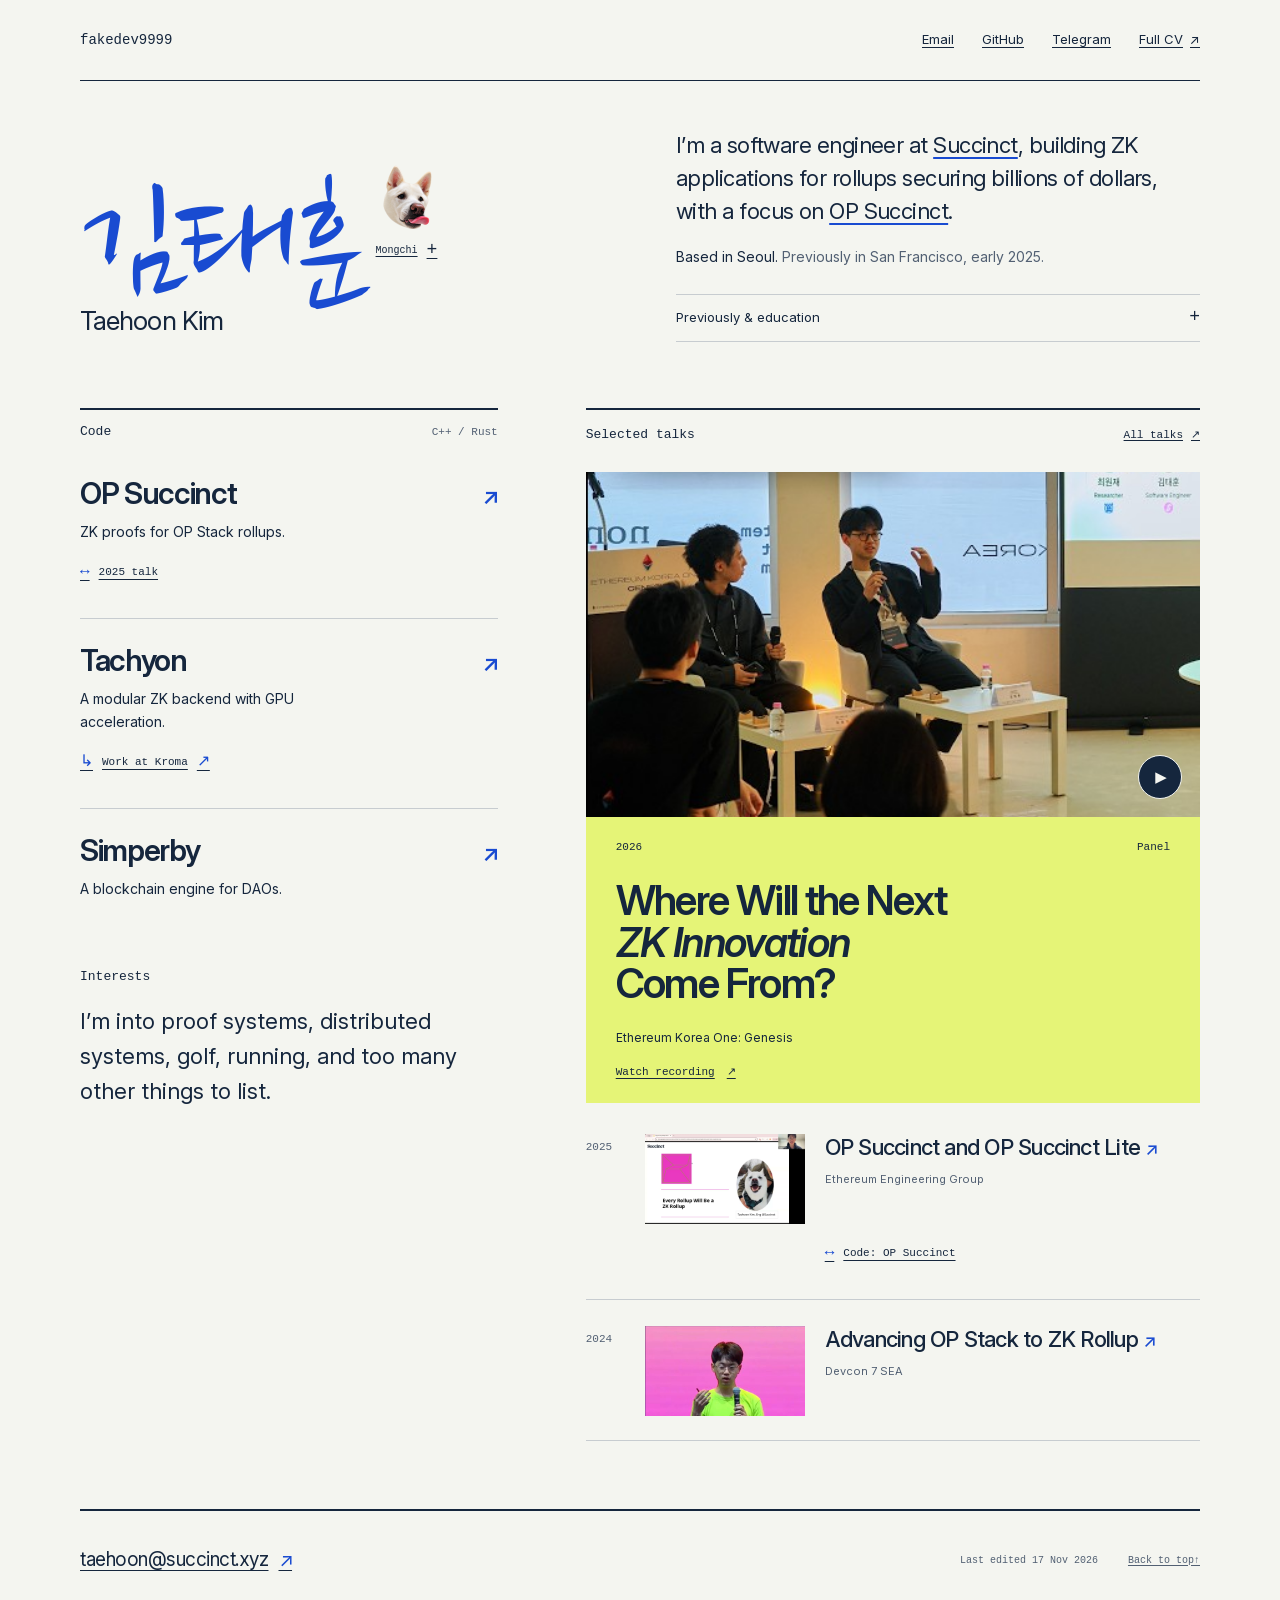
<file: index.html>
<!doctype html>
<html lang="en">
<head>
  <meta charset="utf-8">
  <meta name="viewport" content="width=device-width, initial-scale=1, viewport-fit=cover">
  <meta name="theme-color" content="#f4f5f0">
  <meta name="description" content="Taehoon Kim, software engineer at Succinct. ZK proving systems and production rollup infrastructure.">
  <title>김태훈 · Taehoon Kim</title>
  <link rel="icon" href="favicon.ico?v=mongchi1" sizes="any">
  <link rel="icon" type="image/png" sizes="256x256" href="assets/mongchi-icon.png?v=1">
  <link rel="apple-touch-icon" sizes="180x180" href="apple-touch-icon.png?v=1">
  <link rel="preload" href="assets/fonts/inter-latin-variable.woff2" as="font" type="font/woff2" crossorigin>
  <link rel="stylesheet" href="assets/style.css?v=8">
  <link rel="preload" href="assets/fonts/taehoon-brush.woff2" as="font" type="font/woff2" crossorigin>
  <link rel="stylesheet" href="assets/home.css?v=20">
</head>
<body id="top" class="personal-home">
  <a class="skip-link" href="#content">Skip to content</a>
  <header class="masthead page-width">
    <span class="handle">fakedev9999</span>
    <nav aria-label="Contact and CV">
      <a href="mailto:taehoon@succinct.xyz">Email</a>
      <a href="https://github.com/fakedev9999">GitHub</a>
      <a href="https://t.me/fakedev9999">Telegram</a>
      <a href="cv.html">Full CV <span aria-hidden="true">↗</span></a>
    </nav>
  </header>

  <main id="content" class="page-width" tabindex="-1">
    <section class="intro-layout" aria-labelledby="name">
      <div class="nameplate">
        <div class="name-signature">
          <h1 id="name" lang="ko">김태훈</h1>
          <details class="mongchi">
            <summary><img src="assets/mongchi-icon.png" width="72" height="72" alt=""><span>Mongchi <span class="disclosure-mark" aria-hidden="true"></span></span></summary>
            <figure><img src="assets/mongchi-icon.png" width="180" height="180" alt="Mongchi, the dog in this site's favicon"><figcaption>The favicon.</figcaption></figure>
          </details>
        </div>
        <p class="english-name" lang="en">Taehoon Kim</p>
      </div>
      <div class="bio">
        <p class="current-work">I’m a software engineer at <a href="https://www.succinct.xyz">Succinct</a>, building ZK applications for rollups securing billions of dollars, with a focus on <a href="https://github.com/succinctlabs/op-succinct">OP Succinct</a>.</p>
        <p class="whereabouts"><span>Based in Seoul.</span> Previously in San Francisco, early 2025.</p>
        <details class="background">
          <summary>Previously &amp; education <span class="disclosure-mark" aria-hidden="true"></span></summary>
          <div>
            <p>Previously, I was a ZK engineer at <a href="https://github.com/kroma-network">Kroma</a>, where I worked on <a href="https://github.com/kroma-network/tachyon">Tachyon</a> and zkVM-based proving systems.</p>
            <p>I have an M.S. in Electrical &amp; Computer Engineering from <a href="https://en.snu.ac.kr">Seoul National University</a> and a B.S. in Computer Science and Engineering from <a href="https://www.postech.ac.kr/eng">POSTECH</a>.</p>
          </div>
        </details>
      </div>
    </section>

    <div class="index-layout">
      <section class="talks" aria-labelledby="talks">
        <div class="section-heading"><h2 id="talks">Selected talks</h2><a href="cv.html#talks">All talks <span aria-hidden="true">↗</span></a></div>
        <article class="featured-talk" aria-labelledby="talk-2026-title">
          <a class="featured-recording" href="https://www.youtube.com/watch?v=zE9Sr21vc4c" aria-labelledby="talk-2026-title">
            <div class="featured-photo">
              <img src="assets/talks/2026-ethereum-korea.jpg?v=2" width="1280" height="720" alt="" decoding="async">
              <span class="play-mark" aria-hidden="true">▶</span>
            </div>
            <div class="featured-copy">
              <div class="talk-meta"><time datetime="2026">2026</time><span>Panel</span></div>
              <h3 id="talk-2026-title">Where Will the Next <span class="zk">ZK Innovation</span> Come From?</h3>
              <p>Ethereum Korea One: Genesis</p>
              <span class="recording-label">Watch recording <span aria-hidden="true">↗</span></span>
            </div>
          </a>
        </article>
        <article class="talk-row" id="talk-2025" aria-labelledby="talk-2025-title" tabindex="-1">
          <time datetime="2025">2025</time>
          <div>
            <a class="talk-recording" href="https://www.youtube.com/watch?v=TpgcZWvY-h4" aria-labelledby="talk-2025-title">
              <span class="recording-image recording-image--online"><img src="assets/talks/2025-op-succinct.jpg?v=6" width="1920" height="1080" alt="" loading="lazy" decoding="async"></span>
              <div><h3 id="talk-2025-title">OP Succinct and OP Succinct Lite <span aria-hidden="true">↗</span></h3><p>Ethereum Engineering Group</p></div>
            </a>
            <a class="cross-reference" href="#op-succinct"><span aria-hidden="true">↔</span> Code: OP Succinct</a>
          </div>
        </article>
        <article class="talk-row" aria-labelledby="talk-2024-title">
          <time datetime="2024">2024</time>
          <div>
            <a class="talk-recording" href="https://www.youtube.com/watch?v=PCvewGIWtMA" aria-labelledby="talk-2024-title">
              <span class="recording-image recording-image--devcon"><img src="assets/talks/2024-devcon.jpg?v=6" width="1280" height="720" alt="" loading="lazy" decoding="async"></span>
              <div><h3 id="talk-2024-title">Advancing OP Stack to ZK Rollup <span aria-hidden="true">↗</span></h3><p>Devcon 7 SEA</p></div>
            </a>
          </div>
        </article>
      </section>
      <div class="work-column">
        <section class="projects" aria-labelledby="work">
          <div class="section-heading"><h2 id="work">Code</h2><span>C++ / Rust</span></div>
          <ul class="project-list">
            <li id="op-succinct" tabindex="-1">
              <h3><a href="https://github.com/succinctlabs/op-succinct">OP Succinct <span aria-hidden="true">↗</span></a></h3>
              <p>ZK proofs for OP Stack rollups.</p>
              <a class="cross-reference" href="#talk-2025"><span aria-hidden="true">↔</span> 2025 talk</a>
            </li>
            <li>
              <h3><a href="https://github.com/kroma-network/tachyon">Tachyon <span aria-hidden="true">↗</span></a></h3>
              <p>A modular ZK backend with GPU acceleration.</p>
              <a class="cross-reference" href="cv.html#experience"><span aria-hidden="true">↳</span> Work at Kroma <span aria-hidden="true">↗</span></a>
            </li>
            <li>
              <h3><a href="https://github.com/postech-dao/simperby">Simperby <span aria-hidden="true">↗</span></a></h3>
              <p>A blockchain engine for DAOs.</p>
            </li>
          </ul>
        </section>
        <aside class="interests" aria-labelledby="interests">
          <h2 id="interests">Interests</h2>
          <p>I’m into proof systems, distributed systems, golf, running, and too many other things to list.</p>
        </aside>
      </div>

    </div>
  </main>

  <footer class="colophon page-width">
    <a class="email-address" href="mailto:taehoon@succinct.xyz">taehoon@succinct.xyz <span aria-hidden="true">↗</span></a>
    <div><span>Last edited <time datetime="2026-11-17">17 Nov 2026</time></span><a href="#top">Back to top <span aria-hidden="true">↑</span></a></div>
  </footer>
</body>
</html>
</file>
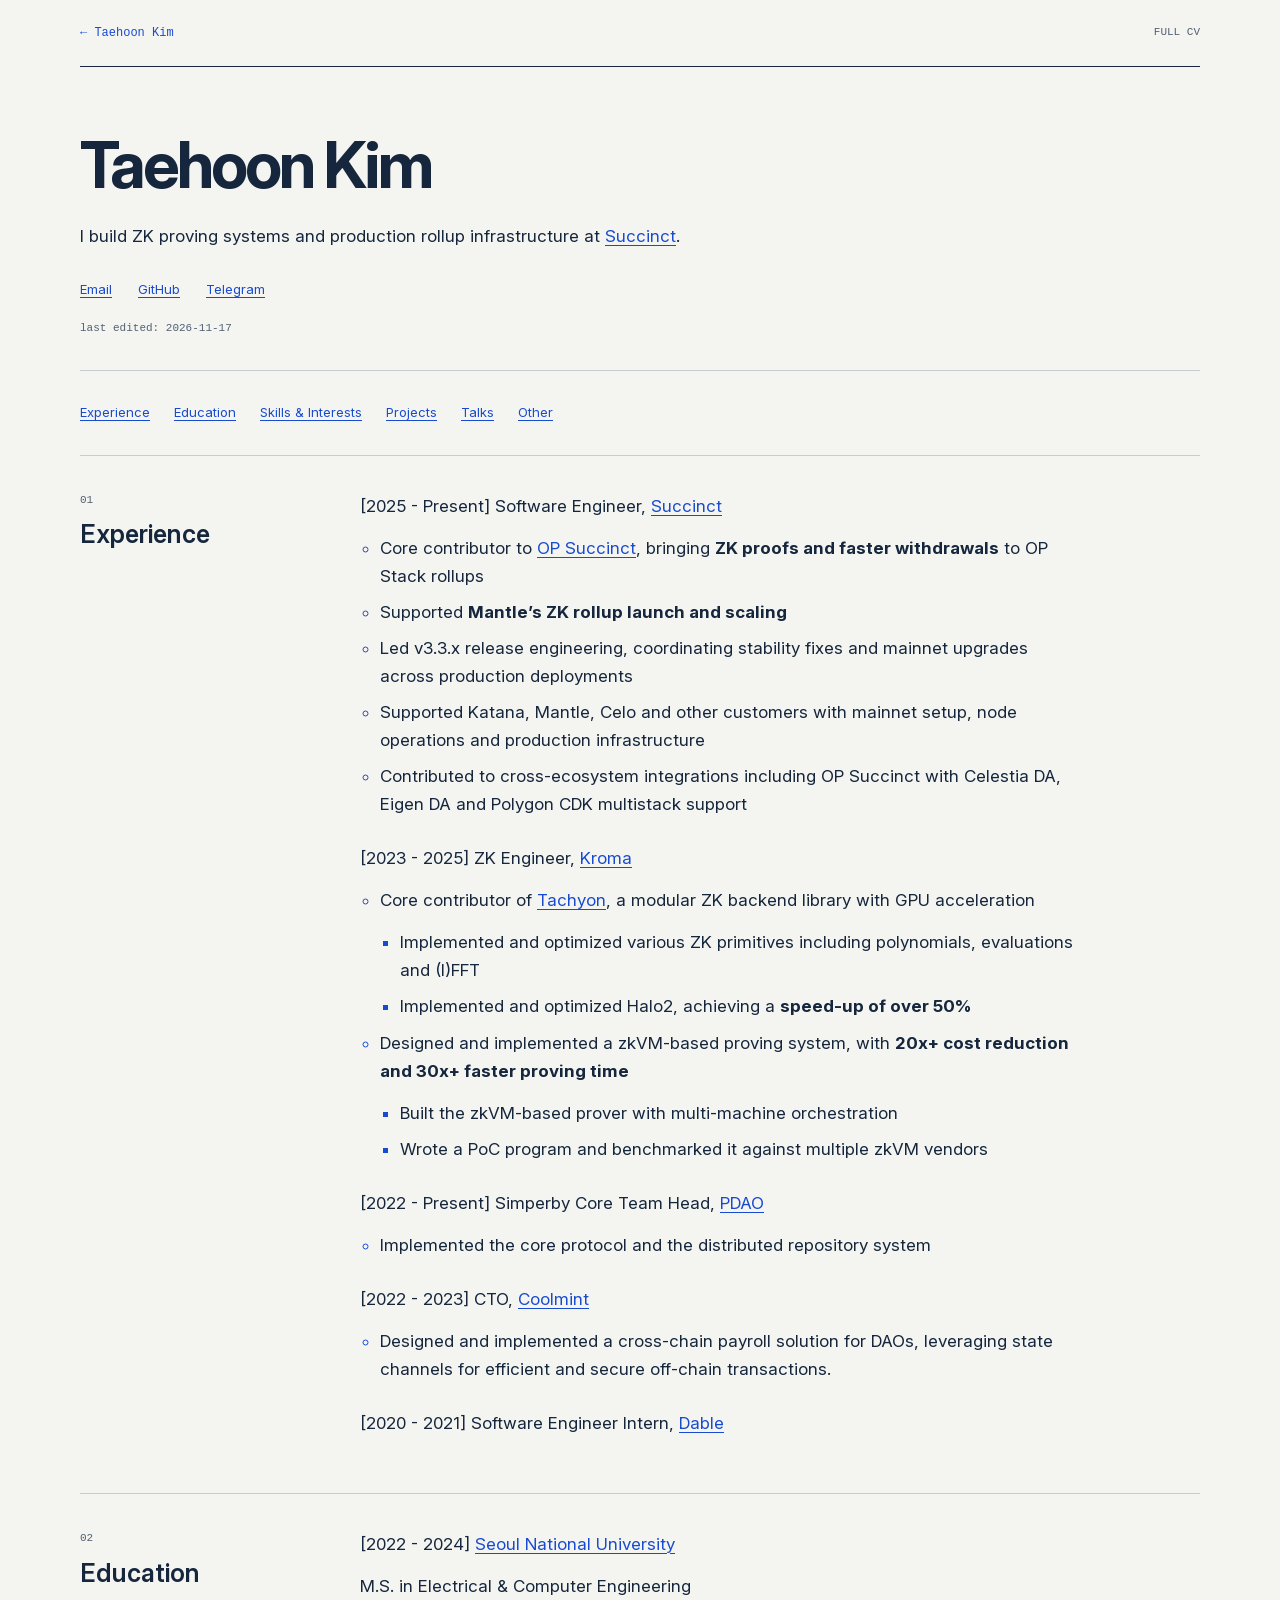
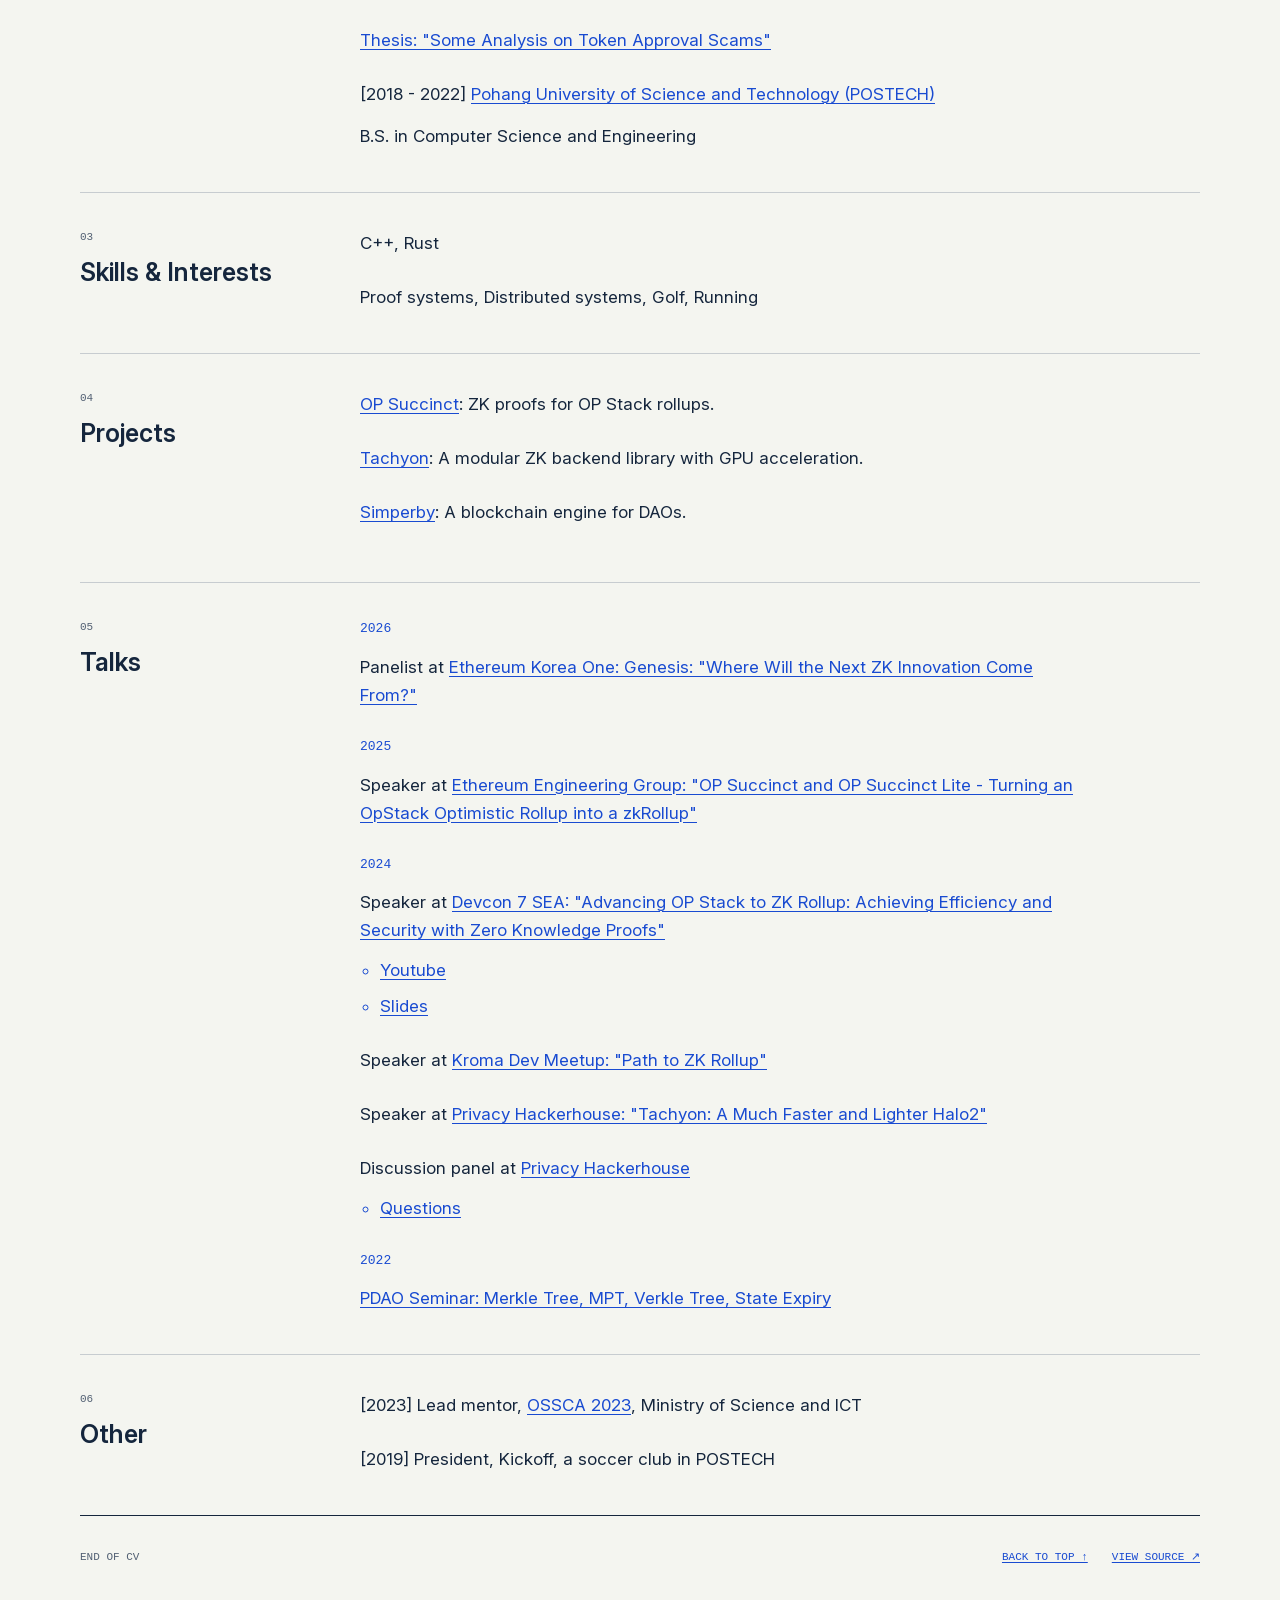
<file: cv.html>
<!doctype html>
<html lang="en">
<head>
<meta charset="utf-8">
<meta name="viewport" content="width=device-width, initial-scale=1, viewport-fit=cover">
<meta name="theme-color" content="#f4f5f0">
<meta name="description" content="Taehoon Kim — software engineer working on decentralized systems and cryptographic technology.">
<title>CV — Taehoon Kim</title>
<link rel="icon" href="favicon.ico?v=mongchi1" sizes="any">
<link rel="icon" type="image/png" sizes="256x256" href="assets/mongchi-icon.png?v=1">
<link rel="apple-touch-icon" sizes="180x180" href="apple-touch-icon.png?v=1">
<link rel="preload" href="assets/fonts/inter-latin-variable.woff2" as="font" type="font/woff2" crossorigin>
<link rel="stylesheet" href="assets/style.css?v=8">
<script defer src="assets/marked-17.0.5.umd.js"></script>
<script defer src="assets/site.js?v=4"></script>
</head>
<body id="top" class="cv-page">
<a class="skip-link" href="#content">Skip to content</a>
<header class="topbar"><a class="identity" href="./">← Taehoon Kim</a><span class="edition">FULL CV</span></header>
<main id="content" tabindex="-1" aria-busy="true"><p class="loading" role="status">Loading CV…</p><noscript><p><a href="files/home.md">Read the original profile</a>.</p></noscript></main>
<footer class="statusbar"><span>END OF CV</span><a href="#top">BACK TO TOP ↑</a><a href="files/home.md">VIEW SOURCE ↗</a></footer>
</body>
</html>
</file>
<file: assets/style.css>
@font-face {
  font-family: "Inter";
  src: url("fonts/inter-latin-variable.woff2") format("woff2");
  font-style: normal;
  font-weight: 100 900;
  font-display: swap;
}
@font-face {
  font-family: "Inter";
  src: url("fonts/inter-latin-variable-italic.woff2") format("woff2");
  font-style: italic;
  font-weight: 100 900;
  font-display: swap;
}
:root {
  color-scheme: light;
  --paper: #f4f5f0;
  --ink: #15263d;
  --muted: #526073;
  --accent: #194bd1;
  --line: #c7ccd0;
  --sans: "Inter", -apple-system, BlinkMacSystemFont, "Segoe UI", system-ui, sans-serif;
  --mono: "SFMono-Regular", Consolas, "Liberation Mono", monospace;
  font: 17px/1.65 var(--sans);
  background: var(--paper);
  color: var(--ink);
  font-synthesis: none;
  text-rendering: optimizeLegibility;
}
* { box-sizing: border-box; }
body { margin: 0; padding: env(safe-area-inset-top, 0px) env(safe-area-inset-right, 0px) env(safe-area-inset-bottom, 0px) env(safe-area-inset-left, 0px); }
::selection { color: var(--paper); background: var(--accent); }
a { color: var(--accent); text-underline-offset: .2em; text-decoration-thickness: 1px; overflow-wrap: anywhere; }
a:hover { color: var(--ink); }
a:focus-visible { outline: 2px solid var(--accent); outline-offset: 5px; border-radius: 1px; }
h1, h2, h3, p { margin: 0; }
h1, h2, h3 { font-weight: 400; }
h1, h2, h3, [id] { scroll-margin-top: 32px; }
em { font-weight: 400; }
img { display: block; max-width: 100%; }
.wrap { width: min(1120px, calc(100% - 96px)); margin-inline: auto; }
.eyebrow { font: 11px/1.5 var(--mono); letter-spacing: .055em; text-transform: uppercase; }
.skip-link { position: fixed; top: -100px; left: 16px; padding: 12px 20px; background: var(--ink); color: var(--paper); z-index: 10; }
.skip-link:focus { top: 12px; color: var(--paper); }
.identity { display: inline-flex; align-items: center; gap: 11px; text-decoration: none; font: 12px/1.5 var(--mono); }
.identity img { border-radius: 50%; }
.contact-links { display: flex; flex-wrap: wrap; gap: 6px 26px; font: 13px/1.5 var(--sans); }
.contact-links a { display: inline-flex; align-items: center; gap: 8px; min-height: 44px; }
/* Full CV: preserve the document structure and keep long entries readable. */
.cv-page .topbar, .cv-page main, .cv-page .statusbar { width: min(1120px, calc(100% - 96px)); margin-inline: auto; }
.topbar { display: flex; align-items: center; justify-content: space-between; gap: 20px; padding: 24px 0; border-bottom: 1px solid var(--ink); }
.edition, .section-number, .last-edited, .statusbar { font: 11px/1.6 var(--mono); color: var(--muted); }
.cv-page main { margin-top: 64px; }
.intro { max-width: 740px; }
.intro h1 { font: 700 64px/1.05 var(--sans); letter-spacing: -3px; margin-bottom: 24px; }
.intro p { margin: 0 0 18px; }
.intro .last-edited { margin: 8px 0 0; }
.index-nav { display: flex; flex-wrap: wrap; gap: 4px 24px; padding: 20px 0; margin-top: 32px; border-top: 1px solid var(--line); font-size: 13px; }
.index-nav a { min-height: 44px; display: inline-flex; align-items: center; }
.profile-section { display: grid; grid-template-columns: 240px minmax(0, 1fr); gap: 40px; padding: 36px 0 42px; border-top: 1px solid var(--line); }
.section-label { display: flex; flex-direction: column; gap: 10px; }
.profile-section h2 { font: 600 25px/1.2 var(--sans); }
.profile-section h3 { font: 13px/1.5 var(--mono); color: var(--accent); margin: 28px 0 14px; }
.profile-section h3:first-child { margin-top: 0; }
.section-body { max-width: 72ch; }
.section-body > ul { list-style: none; padding: 0; margin: 0; }
.section-body > ul > li { margin-bottom: 26px; }
.section-body > ul > li:last-child { margin-bottom: 0; }
.section-body li ul { padding-left: 20px; margin: 12px 0 0; }
.section-body li li { margin: 8px 0; }
.section-body li li::marker { color: var(--accent); }
.section-body p { margin: 0 0 14px; }
.section-body p:not(:first-child) { margin-top: 26px; }
.section-body code { font: inherit; overflow-wrap: anywhere; }
.statusbar { display: flex; gap: 24px; align-items: center; flex-wrap: wrap; border-top: 1px solid var(--ink); padding: 20px 0 32px; }
.statusbar span { margin-right: auto; }
.statusbar a { min-height: 44px; display: inline-flex; align-items: center; }
.loading { padding-bottom: 40px; }
@media (max-width: 700px) {
  .wrap, .cv-page .topbar, .cv-page main, .cv-page .statusbar { width: calc(100% - 40px); }
  .cv-page main { margin-top: 40px; }
  .intro h1 { font-size: 52px; letter-spacing: -2px; }
  .profile-section { grid-template-columns: 1fr; gap: 24px; padding: 28px 0 32px; }
  .section-label { flex-direction: row; align-items: baseline; gap: 16px; }
  .statusbar { gap: 6px 20px; }
  .statusbar span { flex-basis: 100%; }
}
@media (prefers-reduced-motion: no-preference) {
  a { transition: color .15s ease, background-color .15s ease; }
}
@media print {
  :root { background: #fff; color: #000; font-size: 11px; }
  .wrap, .cv-page main { width: 100%; margin: 0; }
  .topbar, .index-nav, .statusbar, .skip-link { display: none; }
  .profile-section { grid-template-columns: 150px minmax(0, 1fr); padding: 18px 0; }
  h2, h3 { break-after: avoid; }
  a { text-decoration: none; }
}
</file>
<file: assets/home.css>
/* The large question is a real talk title. The margin holds the related code. */
@font-face {
  font-family: "Taehoon Brush";
  src: url("fonts/taehoon-brush.woff2") format("woff2");
  font-style: normal;
  font-weight: 400;
  font-display: swap;
  unicode-range: U+AE40, U+D0DC, U+D6C8;
}
.personal-home { --highlight: #e5f477; }
.personal-home a { color: inherit; }
.personal-home a:hover { color: var(--accent); }
.page-width { width: min(1120px, calc(100% - 96px)); margin-inline: auto; }
.masthead { display: flex; align-items: center; justify-content: space-between; gap: 24px; border-bottom: 1px solid var(--ink); padding: 18px 0; }
.handle { font: 14px/1.5 var(--mono); text-decoration: none; }
.masthead nav { display: flex; gap: 28px; font-size: 13px; }
.masthead nav a { display: inline-flex; align-items: center; gap: 7px; min-height: 44px; }
.intro-layout { display: grid; grid-template-columns: 1fr 1fr; gap: 72px; align-items: center; padding: 48px 0 66px; }
.name-signature { display: flex; align-items: center; gap: 12px; width: fit-content; max-width: 100%; }
.nameplate h1 { font: 400 clamp(132px, 12vw, 172px)/1.05 "Taehoon Brush", "Apple SD Gothic Neo", "Malgun Gothic", sans-serif; letter-spacing: -.025em; color: var(--accent); white-space: nowrap; }
.english-name { font: 400 26px/1.25 var(--sans); letter-spacing: -.035em; margin-top: 10px; }
.mongchi { position: relative; flex-shrink: 0; z-index: 2; }
.mongchi summary { display: flex; flex-direction: column; align-items: center; gap: 8px; cursor: pointer; list-style: none; font: 10px/1.5 var(--mono); }
.mongchi summary::-webkit-details-marker { display: none; }
.mongchi summary img { width: 64px; height: 64px; object-fit: contain; }
.mongchi summary > span { display: flex; align-items: center; gap: 9px; min-height: 26px; text-decoration: underline; text-underline-offset: 3px; }
.disclosure-mark::before { content: '+'; font: 18px/1 var(--mono); }
details[open] > summary .disclosure-mark::before { content: '−'; }
.mongchi figure { position: absolute; top: calc(100% + 12px); left: -54px; width: 208px; margin: 0; padding: 14px; border: 1px solid var(--ink); background: var(--highlight); box-shadow: 5px 5px 0 var(--ink); }
.mongchi figure img { width: 180px; height: 180px; }
.mongchi figcaption { font: 11px/1.4 var(--mono); padding-top: 9px; }
summary:focus-visible { outline: 2px solid var(--accent); outline-offset: 6px; }
.current-work { font-size: 22px; line-height: 1.5; letter-spacing: -.025em; }
.current-work a { text-decoration-color: var(--accent); text-decoration-thickness: 2px; }
.whereabouts { margin-top: 18px; font-size: 14px; line-height: 1.6; color: var(--muted); }
.whereabouts span { color: var(--ink); }
.background { margin-top: 26px; font-size: 15px; }
.background summary { display: flex; align-items: center; justify-content: space-between; gap: 20px; border-top: 1px solid var(--line); border-bottom: 1px solid var(--line); padding: 12px 0; cursor: pointer; list-style: none; font-size: 13px; }
.background summary::-webkit-details-marker { display: none; }
.background > div { padding-top: 20px; }
.background p + p { margin-top: 18px; }
.talks { grid-column: 2; grid-row: 1; }
.work-column { grid-column: 1; grid-row: 1; }
.index-layout { display: grid; grid-template-columns: minmax(0, .68fr) minmax(0, 1fr); gap: 88px; align-items: start; }
.section-heading { display: flex; justify-content: space-between; align-items: baseline; gap: 20px; min-height: 44px; border-top: 2px solid var(--ink); padding-top: 13px; margin-bottom: 20px; }
.section-heading h2, .interests h2 { font: 13px/1.4 var(--mono); font-weight: 400; }
.section-heading > span, .section-heading > a { font: 11px/1.4 var(--mono); }
.section-heading > span { color: var(--muted); }
.section-heading > a { display: inline-flex; align-items: center; min-height: 26px; gap: 8px; }
.project-list { list-style: none; margin: 0; padding: 0; }
.project-list > li { border-bottom: 1px solid var(--line); padding: 23px 0 24px; }
.project-list > li:first-child { padding-top: 3px; }
.project-list > li:last-child { border-bottom: 0; }
.project-list h3 { font: 600 30px/1.2 var(--sans); letter-spacing: -.045em; }
.project-list h3 a { display: flex; align-items: baseline; justify-content: space-between; gap: 12px; text-decoration: none; }
.project-list h3 span { font-size: 23px; color: var(--accent); }
.project-list p { font-size: 14px; line-height: 1.6; max-width: 32ch; margin-top: 10px; }
.cross-reference { display: inline-flex; align-items: center; gap: 9px; min-height: 44px; margin-top: 7px; font: 11px/1.5 var(--mono); text-underline-offset: 4px; }
.cross-reference span { color: var(--accent); font-size: 16px; }
.interests { margin-top: 44px; }
.interests p { margin: 17px 0 0; font: 22px/1.6 var(--sans); text-wrap: pretty; }
.featured-talk { background: var(--highlight); margin-bottom: 5px; }
.featured-recording { display: block; text-decoration: none; }
.personal-home .featured-recording:hover { color: var(--ink); }
.featured-photo { position: relative; overflow: hidden; }
/* The owner is the second panelist from the left. Keep the source image intact. */
.featured-photo img { width: 100%; height: auto; aspect-ratio: 16 / 9; object-fit: cover; transform: scale(2.6); transform-origin: 12.5% 72%; }
.play-mark { position: absolute; right: 18px; bottom: 18px; display: grid; place-items: center; width: 44px; height: 44px; border: 1px solid var(--paper); border-radius: 50%; background: var(--ink); color: var(--paper); font-size: 15px; padding-left: 2px; }
.featured-copy { padding: 22px 30px 20px; }
.talk-meta { display: flex; justify-content: space-between; gap: 20px; font: 11px/1.5 var(--mono); }
.featured-talk h3 { font: 600 clamp(32px, 3.2vw, 44px)/1.02 var(--sans); letter-spacing: -.04em; margin-top: 24px; }
.featured-recording:hover h3, .featured-recording:focus-visible h3 { text-decoration: underline; text-decoration-thickness: 2px; text-underline-offset: 5px; }
.featured-talk .zk { display: block; font-style: italic; }
.featured-copy > p { font-size: 12px; margin-top: 23px; }
.recording-label { display: inline-flex; align-items: center; gap: 12px; font: 11px/1.5 var(--mono); margin-top: 16px; text-decoration: underline; text-underline-offset: 3px; }
.talk-row { display: grid; grid-template-columns: 42px minmax(0, 1fr); gap: 17px; border-bottom: 1px solid var(--line); padding: 26px 0 24px; --preview-width: 160px; --preview-gap: 20px; }
.talk-row > time { font: 11px/1.5 var(--mono); padding-top: 5px; color: var(--muted); }
.talk-recording { display: grid; grid-template-columns: var(--preview-width) minmax(0, 1fr); gap: var(--preview-gap); text-decoration: none; align-items: start; }
.recording-image { position: relative; display: block; overflow: hidden; aspect-ratio: 16 / 9; }
.recording-image img { position: absolute; max-width: none; height: auto; }
/* Source regions are documented in assets/talks/sources.json. */
.recording-image--online img { width: 100%; right: 0; top: 0; }
.recording-image--devcon img { width: 278.867102%; right: 0; top: -49.963689%; }
.talk-row h3 { font: 500 22px/1.2 var(--sans); letter-spacing: -.035em; }
.talk-row h3 span { color: var(--accent); font-size: .8em; white-space: nowrap; }
.talk-recording:hover h3, .talk-recording:focus-visible h3 { text-decoration: underline; text-decoration-thickness: 1px; text-underline-offset: 3px; }
.talk-row p { font-size: 11px; color: var(--muted); margin-top: 10px; }
.talk-row .cross-reference { margin-left: calc(var(--preview-width) + var(--preview-gap)); }
#op-succinct:target, #talk-2025:target { outline: 2px solid var(--accent); outline-offset: 10px; background: var(--highlight); }
.colophon { border-top: 2px solid var(--ink); margin-top: 68px; padding: 27px 0 26px; display: flex; justify-content: space-between; align-items: center; gap: 32px; }
.email-address { font: 19px/1.5 var(--sans); letter-spacing: -.025em; }
.email-address span { margin-left: 10px; color: var(--accent); }
.colophon > div { display: flex; gap: 30px; align-items: center; color: var(--muted); font: 10px/1.5 var(--mono); }
.colophon a { display: inline-flex; align-items: center; min-height: 44px; }
@media (hover: hover) and (prefers-reduced-motion: no-preference) {
  .mongchi summary img { transition: transform .16s ease; }
  .mongchi summary:hover img { transform: rotate(-9deg); }
}
@media (max-width: 1100px) {
  .intro-layout { gap: 48px; }
  .nameplate h1 { font-size: 132px; }
  .index-layout { gap: 56px; }
  .current-work { font-size: 20px; }
  .featured-copy { padding-inline: 24px; }
  .talk-row { --preview-width: 130px; --preview-gap: 16px; }
}
@media (max-width: 800px) {
  .page-width { width: calc(100% - 48px); }
  .intro-layout { gap: 35px; }
  .nameplate h1 { font-size: 110px; }
  .name-signature { gap: 10px; }
  .english-name { font-size: 23px; }
  .mongchi summary img { width: 54px; height: 54px; }
  .index-layout { gap: 32px; }
  .project-list h3 { font-size: 27px; }
  .featured-talk h3 { font-size: 36px; }
  .featured-copy { padding-inline: 20px; }
  .talk-row { gap: 10px; grid-template-columns: 35px minmax(0, 1fr); --preview-width: 104px; --preview-gap: 14px; }
  .talk-row h3 { font-size: 19px; }
  .colophon { align-items: start; }
  .colophon > div { flex-direction: column; gap: 5px; align-items: end; }
}
@media (max-width: 650px) {
  .page-width { width: calc(100% - 40px); }
  .masthead { gap: 14px; padding: 12px 0; }
  .handle { font-size: 11px; }
  .masthead nav { gap: 14px; font-size: 11px; }
  .masthead nav a { gap: 3px; }
  .intro-layout { grid-template-columns: 1fr; gap: 32px; padding: 33px 0 39px; }
  .nameplate h1 { font-size: clamp(112px, 35vw, 152px); }
  .mongchi summary img { width: 60px; height: 60px; }
  .mongchi figure { left: auto; right: -16px; }
  .current-work { font-size: 20px; line-height: 1.55; }
  .whereabouts span { display: block; }
  .background { margin-top: 22px; }
  .background > div { font-size: 16px; }
  .index-layout { grid-template-columns: 1fr; gap: 38px; }
  .work-column { display: contents; }
  .talks { grid-column: 1; grid-row: 1; }
  .projects { grid-row: 2; }
  .interests { grid-row: 3; margin-top: 0; padding-top: 20px; border-top: 1px solid var(--line); }
  .section-heading { margin-bottom: 17px; }
  .featured-copy { padding: 22px 23px 23px; }
  .featured-talk h3 { font-size: clamp(34px, 9.8vw, 48px); margin-top: 24px; }
  .featured-copy > p { margin-top: 20px; }
  .talk-row { grid-template-columns: 1fr; gap: 12px; padding-block: 25px; --preview-width: 112px; --preview-gap: 16px; }
  .talk-row h3 { font-size: 21px; }
  .project-list > li { padding-block: 22px; }
  .project-list h3 { font-size: 30px; }
  .project-list p { max-width: none; font-size: 15px; }
  .interests p { max-width: 32ch; }
  .colophon { margin-top: 40px; display: block; padding-top: 20px; }
  .email-address { font-size: 20px; }
  .colophon > div { flex-direction: row; justify-content: space-between; align-items: center; margin-top: 15px; }
}
@media (max-width: 360px) {
  .masthead { align-items: start; flex-direction: column; gap: 0; }
  .masthead nav { width: 100%; justify-content: space-between; }
  .handle { min-height: 36px; display: inline-flex; align-items: center; }
  .nameplate h1 { font-size: 110px; }
  .english-name { font-size: 22px; }
  .mongchi summary img { width: 48px; height: 48px; }
  .featured-copy { padding-inline: 18px; }
  .talk-row { --preview-width: 96px; --preview-gap: 14px; }
  .talk-row h3 { font-size: 20px; }
  .featured-talk h3 { font-size: 34px; }
}
@media print {
  .personal-home { background: #fff; }
  .page-width { width: 100%; }
  .masthead, .mongchi, .colophon { display: none; }
  .intro-layout { padding: 0 0 30px; }
  .nameplate h1 { font-size: 70px; }
  .current-work { font-size: 16px; }
  .index-layout { gap: 32px; }
  .featured-talk { background: none; border: 1px solid; }
  .featured-talk h3 { font-size: 30px; }
  .project-list > li, .talk-row { break-inside: avoid; }
}
</file>
